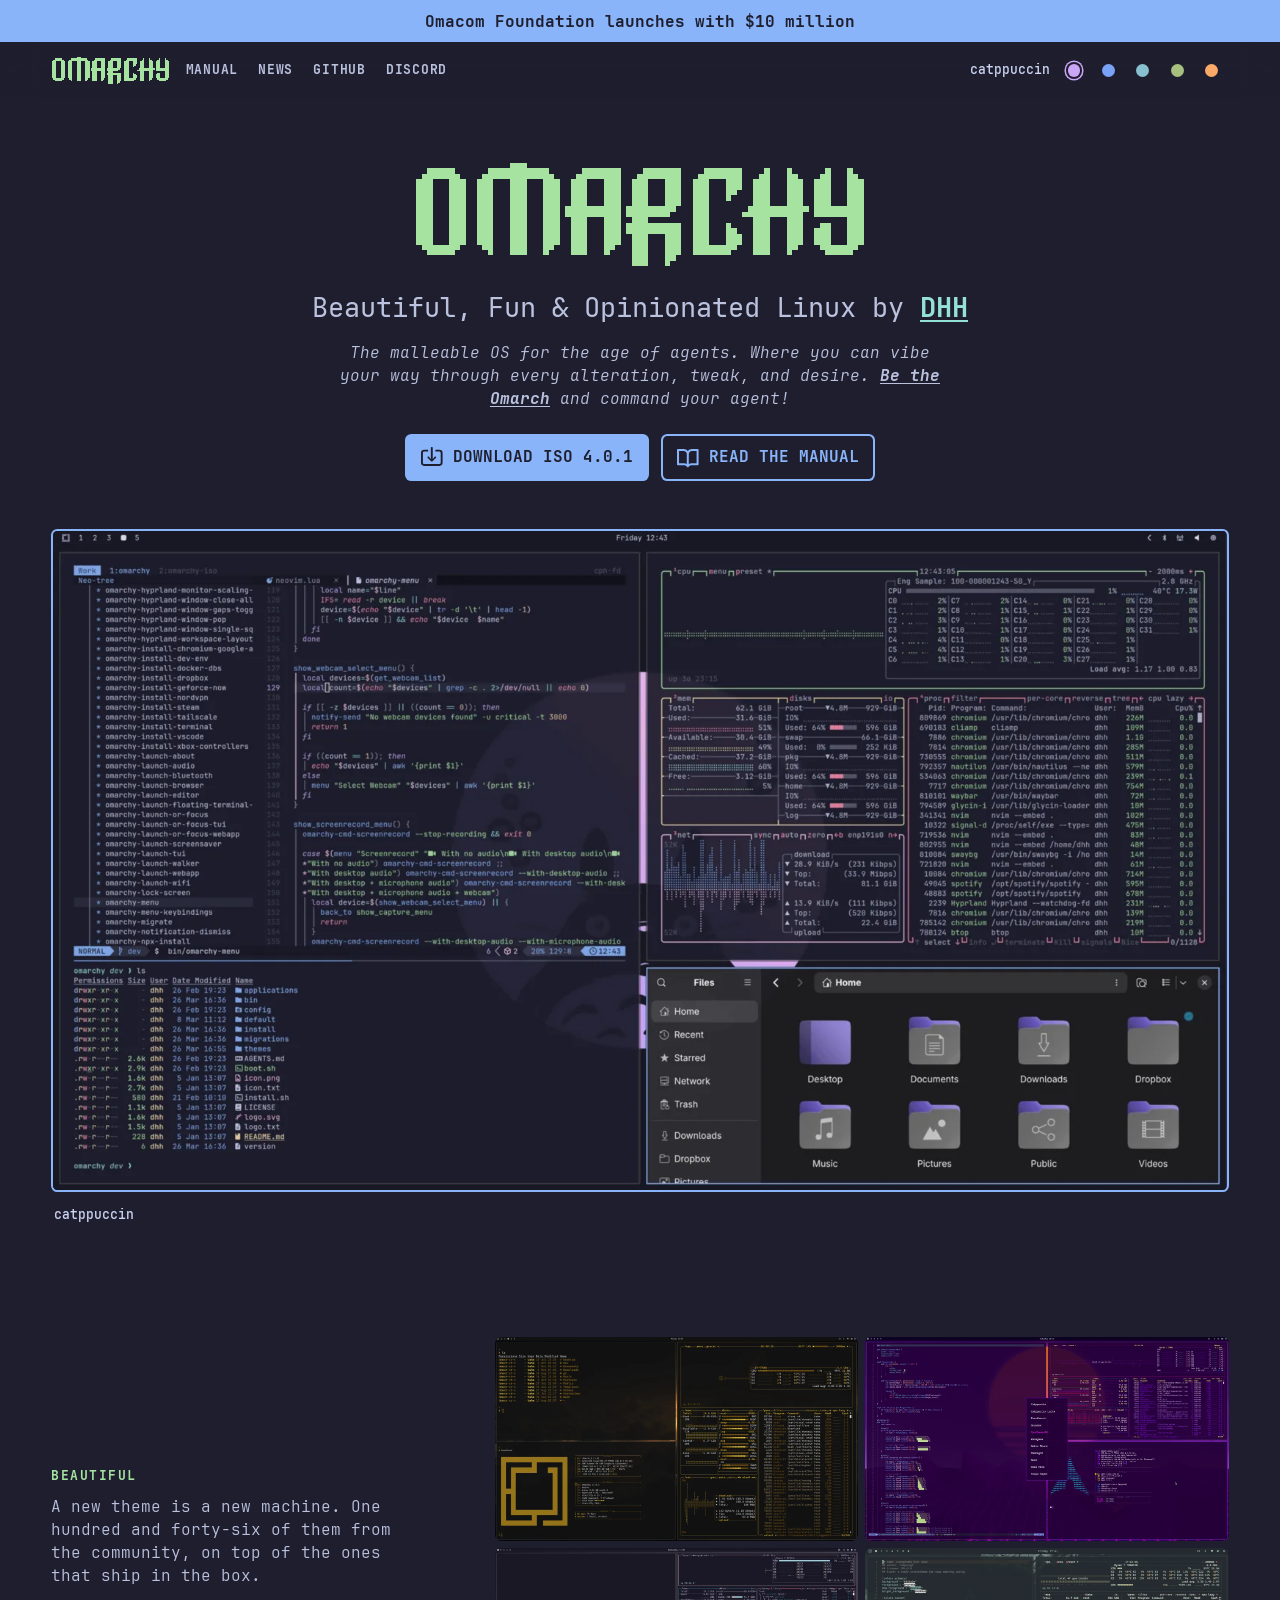
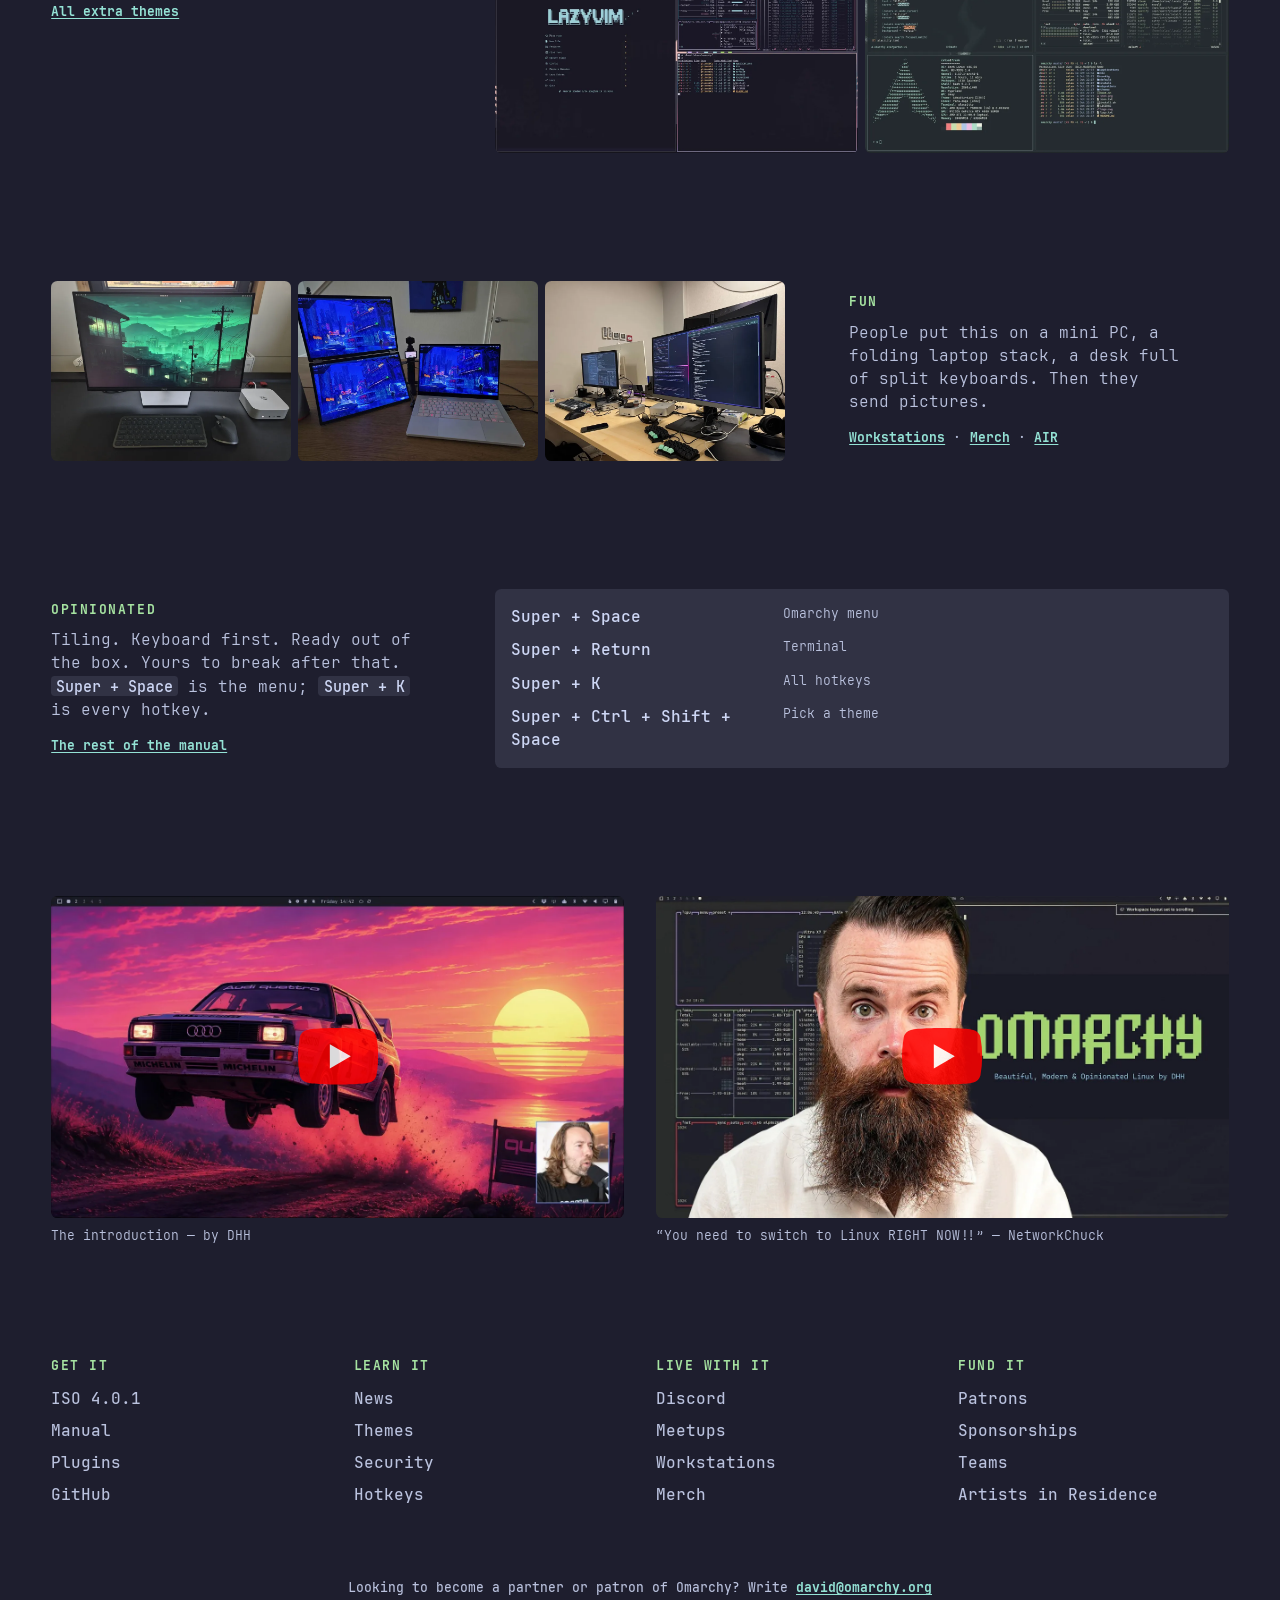
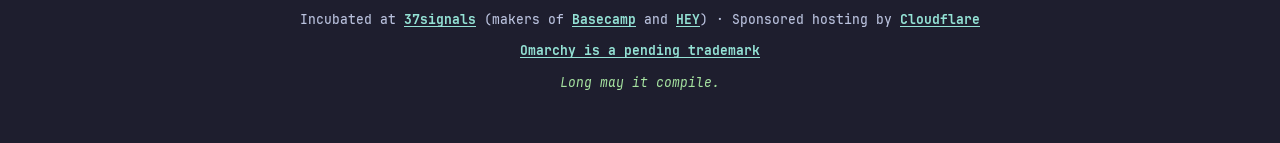
<file: index.html>
<!doctype html>
<html lang="en" data-theme="catppuccin">
  <head>
    <meta charset="utf-8">
    <meta name="viewport" content="initial-scale=1, width=device-width">
    <title>Omarchy — Beautiful, Fun &amp; Opinionated Linux by DHH</title>
    <meta name="description" content="Beautiful, Fun &amp; Opinionated Linux by DHH. The malleable OS for the age of agents.">
    <meta name="theme-color" content="#1e1e2e">

    <meta property="og:site_name" content="Omarchy">
    <meta property="og:title" content="Omarchy">
    <meta property="og:description" content="Beautiful, Fun &amp; Opinionated Linux by DHH">
    <meta property="og:image" content="https://slickslayer6.github.io/omarchy-page/assets/images/readme-preview.jpg">
    <meta property="og:url" content="https://slickslayer6.github.io/omarchy-page/">
    <meta property="og:type" content="website">

    <meta name="twitter:title" content="Omarchy">
    <meta name="twitter:description" content="Beautiful, Fun &amp; Opinionated Linux by DHH">
    <meta name="twitter:image" content="https://slickslayer6.github.io/omarchy-page/assets/images/readme-preview.jpg">
    <meta name="twitter:card" content="summary_large_image">

    <link rel="canonical" href="https://slickslayer6.github.io/omarchy-page/">

    <link rel="icon" href="assets/images/favicon.png">
    <link rel="stylesheet" href="assets/css/reset.css">
    <link rel="stylesheet" href="assets/css/fonts.css">
    <link rel="stylesheet" href="assets/css/root.css">
    <link rel="stylesheet" href="assets/css/site.css">

    <script>
      (function () {
        var allowed = ['catppuccin', 'tokyo-night', 'nord', 'everforest', 'retro-82'];
        var theme = 'catppuccin';
        try {
          var query = new URLSearchParams(location.search).get('theme');
          var stored = localStorage.getItem('omarchy-homepage-theme');
          if (allowed.indexOf(query) !== -1) theme = query;
          else if (allowed.indexOf(stored) !== -1) theme = stored;
        } catch (e) {}
        document.documentElement.dataset.theme = theme;
      })();
    </script>

    <script src="assets/js/script.js" type="module"></script>
  </head>

  <body>
    <a class="skip" href="#content">Skip to content</a>

    <div class="notification">
      <a href="https://omarchy.org/news/2026/08/omacom-foundation-launches-with-8-million">Omacom Foundation launches with $10 million</a>
    </div>

    <header class="bar">
      <a class="bar__brand" href="index.html" aria-label="Omarchy">
        <span class="bar__logo" aria-hidden="true"></span>
        <span class="bar__wordmark" aria-hidden="true"></span>
      </a>

      <nav class="bar__links" aria-label="Primary">
        <a href="https://omarchy.org/manual/">Manual</a>
        <a href="https://omarchy.org/news/">News</a>
        <a href="https://github.com/omacom/omarchy">GitHub</a>
        <a href="https://discord.gg/tXFUdasqhY">Discord</a>
      </nav>

      <div class="bar__theme">
        <span class="bar__theme-name" data-theme-name aria-hidden="true">catppuccin</span>
        <div class="switcher" role="radiogroup" aria-label="Site theme">
          <button class="switcher__dot" type="button" role="radio" aria-checked="true" data-theme-set="catppuccin" style="--dot:#cba6f7" title="Catppuccin" tabindex="0">
            <span class="visually-hidden">Catppuccin</span>
          </button>
          <button class="switcher__dot" type="button" role="radio" aria-checked="false" data-theme-set="tokyo-night" style="--dot:#7aa2f7" title="Tokyo Night" tabindex="-1">
            <span class="visually-hidden">Tokyo Night</span>
          </button>
          <button class="switcher__dot" type="button" role="radio" aria-checked="false" data-theme-set="nord" style="--dot:#88c0d0" title="Nord" tabindex="-1">
            <span class="visually-hidden">Nord</span>
          </button>
          <button class="switcher__dot" type="button" role="radio" aria-checked="false" data-theme-set="everforest" style="--dot:#a7c080" title="Everforest" tabindex="-1">
            <span class="visually-hidden">Everforest</span>
          </button>
          <button class="switcher__dot" type="button" role="radio" aria-checked="false" data-theme-set="retro-82" style="--dot:#faa968" title="Retro 82" tabindex="-1">
            <span class="visually-hidden">Retro 82</span>
          </button>
        </div>
      </div>

      <details class="bar__more">
        <summary>Menu</summary>
        <div class="bar__more-panel">
          <a href="https://iso.omarchy.org/omarchy-4.0.1.iso">Download ISO</a>
          <a href="https://omarchy.org/manual/">Manual</a>
          <a href="https://omarchy.org/news/">News</a>
          <a href="https://github.com/omacom/omarchy">GitHub</a>
          <a href="https://discord.gg/tXFUdasqhY">Discord</a>
        </div>
      </details>
    </header>

    <main id="content">
      <header class="hero wrap">
        <div class="hero__copy">
          <span class="hero__wordmark" aria-hidden="true"></span>
          <h1>Beautiful, Fun &amp; Opinionated Linux by <a href="https://dhh.dk">DHH</a></h1>
          <p class="hero__sub">The malleable OS for the age of agents. Where you can vibe your way through every alteration, tweak, and desire. <a href="https://omarchs.fyi">Be the Omarch</a> and command your agent!</p>
          <div class="hero__actions">
            <a class="button" href="https://iso.omarchy.org/omarchy-4.0.1.iso">
              <svg viewBox="0 0 32 32" aria-hidden="true"><path d="m9.47363 4.01687c.77167.00015 1.39727.62585 1.39747 1.39747 0 .7718-.6257 1.39829-1.39747 1.39843h-4.625c-.66518.00006-1.17367.17068-1.52539.5127-.34225.34225-.51364.86071-.51367 1.55469v14.24194c0 .694.17139 1.2124.51367 1.5547.35173.3517.86001.5282 1.52539.5283h22.28807c.6561 0 1.1599-.1766 1.5117-.5283.3613-.3423.542-.8607.542-1.5547v-14.24194c0-.69398-.1807-1.21244-.542-1.55469-.3517-.34214-.8558-.5127-1.5117-.5127h-4.624c-.7719 0-1.3984-.62654-1.3984-1.39843.0002-.77171.6266-1.39747 1.3984-1.39747h4.8096c1.5402.00002 2.705.3903 3.4941 1.16993.789.77963 1.1836 1.93518 1.1836 3.46582v14.71258c0 1.5305-.3947 2.6853-1.1836 3.4649-.7891.7796-1.9539 1.1699-3.4941 1.1699h-22.64457c-1.54021 0-2.70501-.3903-3.49414-1.1699-.788897-.7796-1.18354196-1.9344-1.18359-3.4649v-14.71258c0-1.53064.394563-2.68619 1.18359-3.46582.78913-.77963 1.95393-1.16991 3.49414-1.16993z"/><path d="m16.0078 0c.3832.00005683.7111.136008.9834.408203.2825.27241.4238.590889.4238.954097v14.2481l-.1211 2.2548.8018-.9687 2.1494-2.2998c.2522-.2825.5652-.4238.9385-.4238.3429 0 .6358.1156.8779.3476.2522.2321.378.5203.378.8633-.0001.3328-.1314.6359-.3936.9082l-4.9785 4.7969c-.1816.1715-.3588.2926-.5303.3632-.1714.0706-.3478.1065-.5293.1065-.1816 0-.3587-.0358-.5303-.1065-.1714-.0706-.3533-.1918-.5449-.3632l-4.96385-4.7969c-.27233-.2723-.40812-.5754-.4082-.9082 0-.343.12114-.6312.36328-.8633.24207-.2319.53497-.3476.87797-.3476.3933 0 .711.1413.9531.4238l2.164 2.2998.8028.9687-.1211-2.2548v-14.2481c0-.363208.1358-.681687.4082-.954097.2824-.27226.6157-.408203.999-.408203z" fill="currentColor"/></svg>
              <span>Download ISO 4.0.1</span>
            </a>
            <a class="button button--ghost" href="https://omarchy.org/manual/">
              <svg viewBox="0 0 32 32" aria-hidden="true"><path d="m0 4.49992c0-.3978.158025-.77931.439312-1.0606s.662798-.43931 1.060598-.43931h8.50549c2.4538 0 4.6337 1.17992 5.9996 3.00181.6982-.9334 1.6047-1.69085 2.6474-2.212 1.0426-.52115 2.1926-.7916 3.3582-.78981h8.4895c.3978 0 .7793.15802 1.0606.43931s.4393.6628.4393 1.0606v20.99868c0 .3978-.158.7793-.4393 1.0606s-.6628.4393-1.0606.4393h-9.0134c-.591 0-1.1761.1164-1.722.3425-.546.2261-1.042.5576-1.4598.9754l-1.244 1.2419c-.2812.2809-.6624.4387-1.0599.4387s-.7787-.1578-1.0599-.4387l-1.244-1.2419c-.4178-.4178-.9138-.7493-1.4598-.9754-.5459-.2261-1.131-.3425-1.722-.3425h-9.01539c-.3978 0-.779311-.158-1.060598-.4393s-.439312-.6628-.439312-1.0606zm14.5011 20.64668.008-10.1453-.004-4.5058c-.0011-1.19267-.4756-2.33616-1.3194-3.17916-.8437-.84299-1.9876-1.31652-3.1803-1.31652h-7.00559v17.99888h7.51349c1.4108-.0001 2.793.3978 3.9878 1.1479zm3.0078-14.6471-.008 14.6431c1.1942-.7477 2.5748-1.1442 3.9838-1.1439h7.5135v-17.99888h-6.9896c-1.1934 0-2.3379.47408-3.1818 1.31794-.8438.84386-1.3179 1.98838-1.3179 3.18174z" fill="currentColor"/></svg>
              <span>Read the Manual</span>
            </a>
          </div>
        </div>

        <figure class="desktop">
          <div class="desktop__window">
            <img data-desktop src="assets/images/desktop/catppuccin.webp" width="1600" height="900" alt="Omarchy desktop · catppuccin">
          </div>
          <script>
            (function () {
              var theme = document.documentElement.dataset.theme;
              if (!theme) return;
              if (theme !== 'catppuccin') {
                var img = document.querySelector('[data-desktop]');
                img.src = 'assets/images/desktop/' + theme + '.webp';
                img.alt = 'Omarchy desktop · ' + theme;
              }
              document.querySelectorAll('[data-theme-name]').forEach(function (el) {
                el.textContent = theme;
              });
            })();
          </script>
          <figcaption class="desktop__meta">
            <p class="desktop__caption"><strong data-theme-name>catppuccin</strong></p>
          </figcaption>
        </figure>
      </header>

      <section class="beats wrap" aria-label="Beautiful, fun, and opinionated">
        <article class="beat">
          <div class="beat__copy">
            <h2>Beautiful</h2>
            <p>A new theme is a new machine. One hundred and forty-six of them from the community, on top of the ones that ship in the box.</p>
            <p class="beat__links"><a href="https://omarchy.org/themes/">All extra themes</a></p>
          </div>
          <div class="beat__visual thumbs">
            <a href="https://omarchy.org/themes/"><img src="assets/images/themes/gold-rush.webp" width="1200" height="675" alt="Gold Rush theme" loading="lazy" decoding="async"></a>
            <a href="https://omarchy.org/themes/"><img src="assets/images/themes/synthwave-84.webp" width="1200" height="675" alt="Synthwave '84 theme" loading="lazy" decoding="async"></a>
            <a href="https://omarchy.org/themes/"><img src="assets/images/themes/rose-pine-dark.webp" width="1200" height="675" alt="Rose Pine Dark theme" loading="lazy" decoding="async"></a>
            <a href="https://omarchy.org/themes/"><img src="assets/images/themes/evergarden.webp" width="1200" height="675" alt="Evergarden theme" loading="lazy" decoding="async"></a>
          </div>
        </article>

        <article class="beat">
          <div class="beat__copy">
            <h2>Fun</h2>
            <p>People put this on a mini PC, a folding laptop stack, a desk full of split keyboards. Then they send pictures.</p>
            <p class="beat__links">
              <a href="https://omarchy.org/workstations/">Workstations</a>
              <span aria-hidden="true">·</span>
              <a href="https://supply.37signals.com/collections/omarchy">Merch</a>
              <span aria-hidden="true">·</span>
              <a href="https://omarchy.org/air/">AIR</a>
            </p>
          </div>
          <div class="beat__visual desks">
            <a href="https://omarchy.org/workstations/"><img src="assets/images/workstations/thumbs/20250809_093527.webp" width="900" height="675" alt="A single-monitor Omarchy workstation" loading="lazy" decoding="async"></a>
            <a href="https://omarchy.org/workstations/"><img src="assets/images/workstations/thumbs/20250819_130901.webp" width="900" height="675" alt="A three-screen Omarchy laptop setup" loading="lazy" decoding="async"></a>
            <a href="https://omarchy.org/workstations/"><img src="assets/images/workstations/thumbs/6a74444a-0a73-46bc-817d-bce9c9c6c0e6.webp" width="900" height="675" alt="An ultrawide Omarchy desk with split keyboards" loading="lazy" decoding="async"></a>
          </div>
        </article>

        <article class="beat">
          <div class="beat__copy">
            <h2>Opinionated</h2>
            <p>Tiling. Keyboard first. Ready out of the box. Yours to break after that. <kbd>Super + Space</kbd> is the menu; <kbd>Super + K</kbd> is every hotkey.</p>
            <p class="beat__links"><a href="https://omarchy.org/manual/hotkeys">The rest of the manual</a></p>
          </div>
          <dl class="beat__visual keys">
            <div>
              <dt>Super + Space</dt>
              <dd>Omarchy menu</dd>
            </div>
            <div>
              <dt>Super + Return</dt>
              <dd>Terminal</dd>
            </div>
            <div>
              <dt>Super + K</dt>
              <dd>All hotkeys</dd>
            </div>
            <div>
              <dt>Super + Ctrl + Shift + Space</dt>
              <dd>Pick a theme</dd>
            </div>
          </dl>
        </article>
      </section>

      <section class="watch wrap" aria-label="Videos">
        <figure class="video">
          <button class="video__facade" type="button" data-video="F7fe9pa8OeE" data-title="Omarchy introduction video" aria-label="Play: Omarchy introduction video">
            <img src="assets/images/video/omarchy-quattro.webp" width="1280" height="720" alt="Omarchy Quattro by David Heinemeier Hansson" decoding="async">
            <span class="video__play" aria-hidden="true">
              <svg viewBox="0 0 68 48"><path d="M66.5 7.7a8.6 8.6 0 0 0-6-6C55.2 0 34 0 34 0S12.8 0 7.5 1.7a8.6 8.6 0 0 0-6 6A89.7 89.7 0 0 0 0 24a89.7 89.7 0 0 0 1.5 16.3 8.6 8.6 0 0 0 6 6C12.8 48 34 48 34 48s21.2 0 26.5-1.7a8.6 8.6 0 0 0 6-6A89.7 89.7 0 0 0 68 24a89.7 89.7 0 0 0-1.5-16.3z" fill="#f00"/><path d="M27 34.3 44.8 24 27 13.7z" fill="#fff"/></svg>
            </span>
          </button>
          <figcaption>The introduction — by DHH</figcaption>
        </figure>

        <figure class="video">
          <button class="video__facade" type="button" data-video="9SDkU5VDQEQ" data-title="You need to switch to Linux RIGHT NOW!! by NetworkChuck" aria-label="Play: You need to switch to Linux RIGHT NOW!! by NetworkChuck">
            <img src="assets/images/video/networkchuck.webp" width="1280" height="720" alt="You need to switch to Linux RIGHT NOW!! by NetworkChuck" decoding="async">
            <span class="video__play" aria-hidden="true">
              <svg viewBox="0 0 68 48"><path d="M66.5 7.7a8.6 8.6 0 0 0-6-6C55.2 0 34 0 34 0S12.8 0 7.5 1.7a8.6 8.6 0 0 0-6 6A89.7 89.7 0 0 0 0 24a89.7 89.7 0 0 0 1.5 16.3 8.6 8.6 0 0 0 6 6C12.8 48 34 48 34 48s21.2 0 26.5-1.7a8.6 8.6 0 0 0 6-6A89.7 89.7 0 0 0 68 24a89.7 89.7 0 0 0-1.5-16.3z" fill="#f00"/><path d="M27 34.3 44.8 24 27 13.7z" fill="#fff"/></svg>
            </span>
          </button>
          <figcaption>“You need to switch to Linux RIGHT NOW!!” — NetworkChuck</figcaption>
        </figure>
      </section>

      <nav class="directory wrap" aria-label="The rest of Omarchy">
        <div>
          <h2>Get it</h2>
          <ul>
            <li><a href="https://iso.omarchy.org/omarchy-4.0.1.iso">ISO 4.0.1</a></li>
            <li><a href="https://omarchy.org/manual/">Manual</a></li>
            <li><a href="https://omarchyplugins.com/">Plugins</a></li>
            <li><a href="https://github.com/omacom/omarchy">GitHub</a></li>
          </ul>
        </div>
        <div>
          <h2>Learn it</h2>
          <ul>
            <li><a href="https://omarchy.org/news/">News</a></li>
            <li><a href="https://omarchy.org/themes/">Themes</a></li>
            <li><a href="https://omarchy.org/security/">Security</a></li>
            <li><a href="https://omarchy.org/manual/hotkeys">Hotkeys</a></li>
          </ul>
        </div>
        <div>
          <h2>Live with it</h2>
          <ul>
            <li><a href="https://discord.gg/tXFUdasqhY">Discord</a></li>
            <li><a href="https://omarchy.org/meetups/">Meetups</a></li>
            <li><a href="https://omarchy.org/workstations/">Workstations</a></li>
            <li><a href="https://supply.37signals.com/collections/omarchy">Merch</a></li>
          </ul>
        </div>
        <div>
          <h2>Fund it</h2>
          <ul>
            <li><a href="https://omarchy.org/patrons/">Patrons</a></li>
            <li><a href="https://omarchy.org/sponsorships/">Sponsorships</a></li>
            <li><a href="https://omarchy.org/teams/">Teams</a></li>
            <li><a href="https://omarchy.org/air/">Artists in Residence</a></li>
          </ul>
        </div>
      </nav>
    </main>

    <footer class="footer wrap">
      <p>Looking to become a partner or patron of Omarchy? Write <a href="mailto:david@omarchy.org">david@omarchy.org</a></p>
      <p>Incubated at <a href="https://37signals.com">37signals</a> (makers of <a href="https://basecamp.com">Basecamp</a> and <a href="https://hey.com">HEY</a>) · Sponsored hosting by <a href="https://cloudflare.com">Cloudflare</a></p>
      <p><a href="https://omarchy.org/brand/">Omarchy is a pending trademark</a></p>
      <p><a class="wink" href="https://omarchs.fyi">Long may it compile.</a></p>
    </footer>
  </body>
</html>
</file>
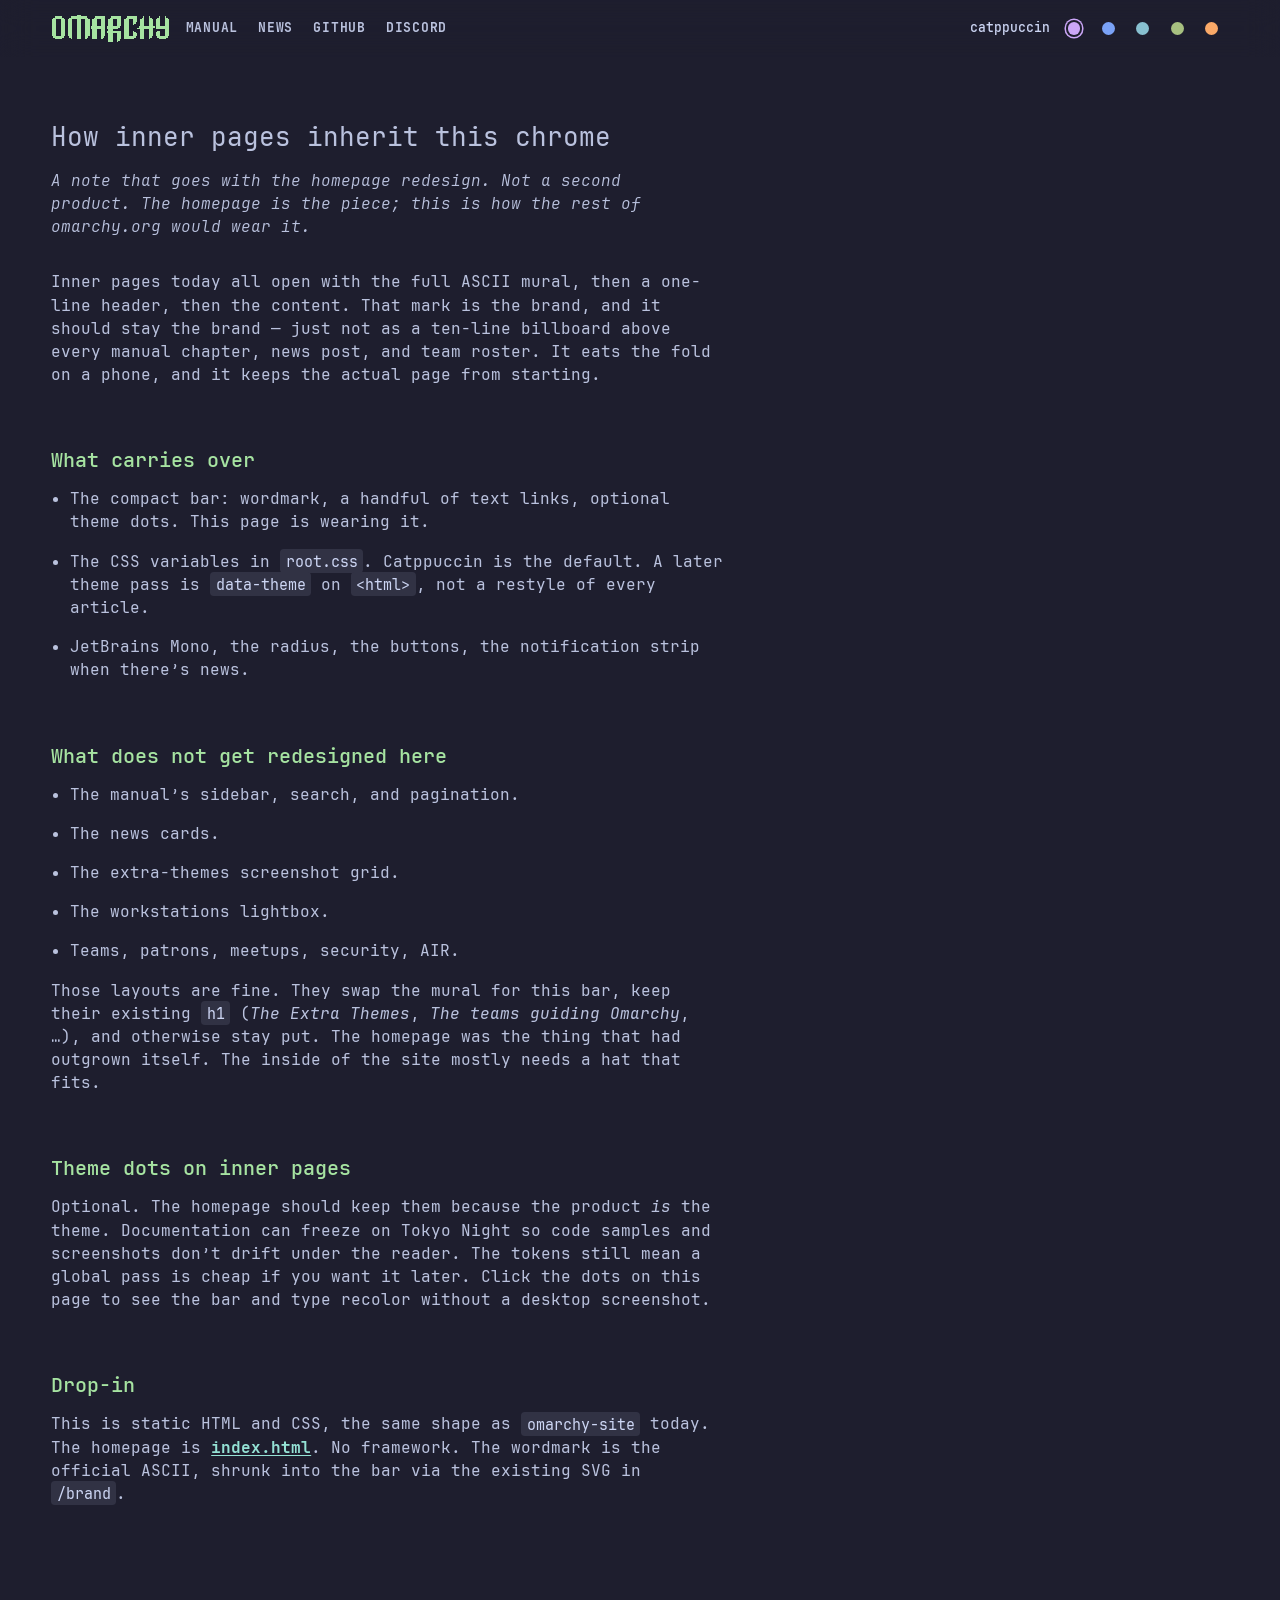
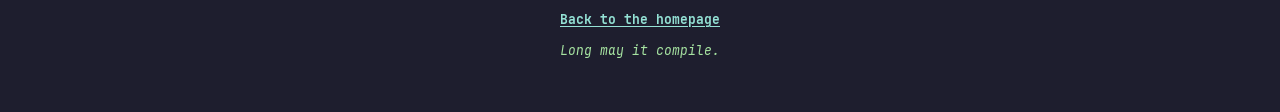
<file: chrome.html>
<!doctype html>
<html lang="en" data-theme="catppuccin">
  <head>
    <meta charset="utf-8">
    <meta name="viewport" content="initial-scale=1, width=device-width">
    <title>Inner-page chrome — Omarchy</title>
    <meta name="description" content="How inner pages inherit the homepage chrome.">
    <meta name="theme-color" content="#1e1e2e">
    <meta name="robots" content="noindex">

    <link rel="icon" href="assets/images/favicon.png">
    <link rel="stylesheet" href="assets/css/reset.css">
    <link rel="stylesheet" href="assets/css/fonts.css">
    <link rel="stylesheet" href="assets/css/root.css">
    <link rel="stylesheet" href="assets/css/site.css">

    <script>
      (function () {
        var allowed = ['catppuccin', 'tokyo-night', 'nord', 'everforest', 'retro-82'];
        var theme = 'catppuccin';
        try {
          var query = new URLSearchParams(location.search).get('theme');
          var stored = localStorage.getItem('omarchy-homepage-theme');
          if (allowed.indexOf(query) !== -1) theme = query;
          else if (allowed.indexOf(stored) !== -1) theme = stored;
        } catch (e) {}
        document.documentElement.dataset.theme = theme;
      })();
    </script>

    <script src="assets/js/script.js" type="module"></script>
  </head>

  <body>
    <a class="skip" href="#content">Skip to content</a>

    <header class="bar">
      <a class="bar__brand" href="index.html" aria-label="Omarchy">
        <span class="bar__logo" aria-hidden="true"></span>
        <span class="bar__wordmark" aria-hidden="true"></span>
      </a>

      <nav class="bar__links" aria-label="Primary">
        <a href="https://omarchy.org/manual/">Manual</a>
        <a href="https://omarchy.org/news/">News</a>
        <a href="https://github.com/omacom/omarchy">GitHub</a>
        <a href="https://discord.gg/tXFUdasqhY">Discord</a>
      </nav>

      <div class="bar__theme">
        <span class="bar__theme-name" data-theme-name aria-hidden="true">catppuccin</span>
        <div class="switcher" role="radiogroup" aria-label="Site theme">
          <button class="switcher__dot" type="button" role="radio" aria-checked="true" data-theme-set="catppuccin" style="--dot:#cba6f7" title="Catppuccin" tabindex="0">
            <span class="visually-hidden">Catppuccin</span>
          </button>
          <button class="switcher__dot" type="button" role="radio" aria-checked="false" data-theme-set="tokyo-night" style="--dot:#7aa2f7" title="Tokyo Night" tabindex="-1">
            <span class="visually-hidden">Tokyo Night</span>
          </button>
          <button class="switcher__dot" type="button" role="radio" aria-checked="false" data-theme-set="nord" style="--dot:#88c0d0" title="Nord" tabindex="-1">
            <span class="visually-hidden">Nord</span>
          </button>
          <button class="switcher__dot" type="button" role="radio" aria-checked="false" data-theme-set="everforest" style="--dot:#a7c080" title="Everforest" tabindex="-1">
            <span class="visually-hidden">Everforest</span>
          </button>
          <button class="switcher__dot" type="button" role="radio" aria-checked="false" data-theme-set="retro-82" style="--dot:#faa968" title="Retro 82" tabindex="-1">
            <span class="visually-hidden">Retro 82</span>
          </button>
        </div>
      </div>

      <script>
        (function () {
          var theme = document.documentElement.dataset.theme;
          if (!theme) return;
          document.querySelectorAll('[data-theme-name]').forEach(function (el) {
            el.textContent = theme;
          });
        })();
      </script>

      <details class="bar__more">
        <summary>Menu</summary>
        <div class="bar__more-panel">
          <a href="index.html">Home</a>
          <a href="https://omarchy.org/manual/">Manual</a>
          <a href="https://omarchy.org/news/">News</a>
          <a href="https://github.com/omacom/omarchy">GitHub</a>
          <a href="https://discord.gg/tXFUdasqhY">Discord</a>
        </div>
      </details>
    </header>

    <main id="content" class="wrap">
      <header class="page-head">
        <h1>How inner pages inherit this chrome</h1>
        <p>A note that goes with the homepage redesign. Not a second product. The homepage is the piece; this is how the rest of omarchy.org would wear it.</p>
      </header>

      <article class="prose">
        <p>Inner pages today all open with the full ASCII mural, then a one-line header, then the content. That mark is the brand, and it should stay the brand — just not as a ten-line billboard above every manual chapter, news post, and team roster. It eats the fold on a phone, and it keeps the actual page from starting.</p>

        <h2>What carries over</h2>
        <ul>
          <li>The compact bar: wordmark, a handful of text links, optional theme dots. This page is wearing it.</li>
          <li>The CSS variables in <code>root.css</code>. Catppuccin is the default. A later theme pass is <code>data-theme</code> on <code>&lt;html&gt;</code>, not a restyle of every article.</li>
          <li>JetBrains Mono, the radius, the buttons, the notification strip when there’s news.</li>
        </ul>

        <h2>What does not get redesigned here</h2>
        <ul>
          <li>The manual’s sidebar, search, and pagination.</li>
          <li>The news cards.</li>
          <li>The extra-themes screenshot grid.</li>
          <li>The workstations lightbox.</li>
          <li>Teams, patrons, meetups, security, AIR.</li>
        </ul>
        <p>Those layouts are fine. They swap the mural for this bar, keep their existing <code>h1</code> (<em>The Extra Themes</em>, <em>The teams guiding Omarchy</em>, …), and otherwise stay put. The homepage was the thing that had outgrown itself. The inside of the site mostly needs a hat that fits.</p>

        <h2>Theme dots on inner pages</h2>
        <p>Optional. The homepage should keep them because the product <em>is</em> the theme. Documentation can freeze on Tokyo Night so code samples and screenshots don’t drift under the reader. The tokens still mean a global pass is cheap if you want it later. Click the dots on this page to see the bar and type recolor without a desktop screenshot.</p>

        <h2>Drop-in</h2>
        <p>This is static HTML and CSS, the same shape as <code>omarchy-site</code> today. The homepage is <a href="index.html">index.html</a>. No framework. The wordmark is the official ASCII, shrunk into the bar via the existing SVG in <code>/brand</code>.</p>
      </article>
    </main>

    <footer class="footer wrap">
      <p><a href="index.html">Back to the homepage</a></p>
      <p><a class="wink" href="https://omarchs.fyi">Long may it compile.</a></p>
    </footer>
  </body>
</html>
</file>
<file: assets/css/fonts.css>
@font-face {
  font-display: swap;
  font-family: 'JetBrains Mono';
  font-style: normal;
  font-weight: 300;
  src: url('../fonts/JetBrainsMono-Light.woff2') format('woff2');
}

@font-face {
  font-display: swap;
  font-family: 'JetBrains Mono';
  font-style: italic;
  font-weight: 300;
  src: url('../fonts/JetBrainsMono-LightItalic.woff2') format('woff2');
}

@font-face {
  font-display: swap;
  font-family: 'JetBrains Mono';
  font-style: normal;
  font-weight: 400;
  src: url('../fonts/JetBrainsMono-Regular.woff2') format('woff2');
}

@font-face {
  font-display: swap;
  font-family: 'JetBrains Mono';
  font-style: italic;
  font-weight: 400;
  src: url('../fonts/JetBrainsMono-Italic.woff2') format('woff2');
}

@font-face {
  font-display: swap;
  font-family: 'JetBrains Mono';
  font-style: normal;
  font-weight: 500;
  src: url('../fonts/JetBrainsMono-Medium.woff2') format('woff2');
}

@font-face {
  font-display: swap;
  font-family: 'JetBrains Mono';
  font-style: italic;
  font-weight: 500;
  src: url('../fonts/JetBrainsMono-MediumItalic.woff2') format('woff2');
}

@font-face {
  font-display: swap;
  font-family: 'JetBrains Mono';
  font-style: normal;
  font-weight: 600;
  src: url('../fonts/JetBrainsMono-SemiBold.woff2') format('woff2');
}

@font-face {
  font-display: swap;
  font-family: 'JetBrains Mono';
  font-style: italic;
  font-weight: 600;
  src: url('../fonts/JetBrainsMono-SemiBoldItalic.woff2') format('woff2');
}

@font-face {
  font-display: swap;
  font-family: 'JetBrains Mono';
  font-style: normal;
  font-weight: 700;
  src: url('../fonts/JetBrainsMono-Bold.woff2') format('woff2');
}

@font-face {
  font-display: swap;
  font-family: 'JetBrains Mono';
  font-style: italic;
  font-weight: 700;
  src: url('../fonts/JetBrainsMono-BoldItalic.woff2') format('woff2');
}
</file>
<file: assets/css/root.css>
/* Palettes are the stock Omarchy colors.toml values, mapped onto the
   tokens the current site already uses. Catppuccin is the default so
   a first paint without JS still matches the hero. */

:root,
[data-theme="catppuccin"] {
  --rgb-background: 30, 30, 46;
  --rgb-surface: 49, 50, 68;
  --rgb-muted: 88, 91, 112;
  --rgb-text: 186, 194, 222;
  --rgb-bright: 205, 214, 244;
  --rgb-accent: 137, 180, 250;
  --rgb-link: 148, 226, 213;
  --rgb-green: 166, 227, 161;
  --rgb-hover: 245, 194, 231;
  --rgb-black: 0, 0, 0;
  --rgb-white: 255, 255, 255;
  --swatch: #cba6f7;
}

[data-theme="tokyo-night"] {
  --rgb-background: 26, 27, 38;
  --rgb-surface: 36, 40, 59;
  --rgb-muted: 65, 72, 104;
  --rgb-text: 122, 162, 247;
  --rgb-bright: 192, 202, 245;
  --rgb-accent: 122, 162, 247;
  --rgb-link: 125, 207, 255;
  --rgb-green: 158, 206, 106;
  --rgb-hover: 180, 249, 248;
  --swatch: #7aa2f7;
}

[data-theme="nord"] {
  --rgb-background: 46, 52, 64;
  --rgb-surface: 59, 66, 82;
  --rgb-muted: 76, 86, 106;
  --rgb-text: 216, 222, 233;
  --rgb-bright: 236, 239, 244;
  --rgb-accent: 129, 161, 193;
  --rgb-link: 136, 192, 208;
  --rgb-green: 163, 190, 140;
  --rgb-hover: 143, 188, 187;
  --swatch: #88c0d0;
}

[data-theme="everforest"] {
  --rgb-background: 45, 53, 59;
  --rgb-surface: 52, 63, 68;
  --rgb-muted: 71, 82, 88;
  --rgb-text: 211, 198, 170;
  --rgb-bright: 211, 198, 170;
  --rgb-accent: 127, 187, 179;
  --rgb-link: 131, 192, 146;
  --rgb-green: 167, 192, 128;
  --rgb-hover: 219, 188, 127;
  --swatch: #a7c080;
}

[data-theme="retro-82"] {
  --rgb-background: 5, 24, 46;
  --rgb-surface: 10, 37, 64;
  --rgb-muted: 42, 107, 120;
  --rgb-text: 167, 201, 198;
  --rgb-bright: 246, 220, 172;
  --rgb-accent: 250, 169, 104;
  --rgb-link: 140, 191, 184;
  --rgb-green: 2, 131, 145;
  --rgb-hover: 233, 123, 60;
  --swatch: #faa968;
}

:root {
  --color-background: rgb(var(--rgb-background));
  --color-surface: rgb(var(--rgb-surface));
  --color-muted: rgb(var(--rgb-muted));
  --color-text: rgb(var(--rgb-text));
  --color-bright: rgb(var(--rgb-bright));
  --color-accent: rgb(var(--rgb-accent));
  --color-link: rgb(var(--rgb-link));
  --color-green: rgb(var(--rgb-green));
  --color-hover: rgb(var(--rgb-hover));
  --color-black: rgb(var(--rgb-black));
  --color-white: rgb(var(--rgb-white));

  --border-color: rgb(var(--rgb-muted) / 0.7);
  --border-width: max(1px, 0.0625em);

  --font-family: 'JetBrains Mono', ui-monospace, monospace;
  --font-size: clamp(0.8125rem, 0.62rem + 0.55vw, 1rem);
  --font-size-small: 80%;
  --font-size-medium: 125%;
  --font-size-large: 160%;

  --line-height: 1.45;

  --space-small: 0.5em;
  --space-medium: 1em;
  --space-neutral: 1.5em;
  --space-large: 2em;
  --space-x-large: 3em;
  --space-xx-large: 4em;
  --space-xxx-large: 5em;

  --measure: 90em;
  --gutter: clamp(1.25rem, 4vw, 4rem);

  --radius: 0.4em;
  --transition: 0.15s cubic-bezier(0.33, 1, 0.68, 1);

  --window-shadow:
    0 0 0 1px rgb(var(--rgb-black) / 0.3),
    0 0.3em 2em -1.2em rgb(var(--rgb-black) / 0.1),
    0 0.6em 2.4em -1.6em rgb(var(--rgb-black) / 0.2),
    0 0.9em 2.8em -2em rgb(var(--rgb-black) / 0.3),
    0 1.2em 3.2em -2.4em rgb(var(--rgb-black) / 0.45);
}
</file>
<file: assets/css/site.css>
html {
  color-scheme: dark;
  font-size: 16px;
  scroll-behavior: smooth;
}

body {
  background: var(--color-background);
  color: var(--color-text);
  display: flex;
  flex-direction: column;
  font-family: var(--font-family);
  font-size: var(--font-size);
  font-weight: 300;
  line-height: var(--line-height);
  min-height: 100vh;
  min-height: 100dvh;
}

a {
  color: var(--color-link);
  font-weight: 700;
  text-decoration-thickness: 0.0875em;
  text-underline-offset: 0.125em;
  transition: color var(--transition);
}

b,
strong {
  font-weight: 700;
}

i,
em {
  font-style: italic;
}

img {
  height: auto;
  max-width: 100%;
  width: 100%;
}

:focus-visible {
  outline: 2px solid var(--color-accent);
  outline-offset: 3px;
}

.visually-hidden {
  clip: rect(0 0 0 0);
  clip-path: inset(50%);
  height: 1px;
  overflow: hidden;
  position: absolute;
  white-space: nowrap;
  width: 1px;
}

.skip {
  background: var(--color-accent);
  color: var(--color-background);
  font-weight: 700;
  left: var(--space-medium);
  padding: var(--space-small) var(--space-medium);
  position: absolute;
  text-decoration: none;
  top: -4em;
  z-index: 20;
}

.skip:focus {
  top: var(--space-medium);
}


/* News strip. Scrolls away; the bar below is the thing that sticks. */

.notification a {
  background: var(--color-accent);
  color: var(--color-background);
  display: block;
  font-weight: 700;
  padding: 0.6em var(--gutter);
  text-align: center;
  text-decoration: none;
  transition:
    background var(--transition),
    color var(--transition);
}

/* Compact bar. The ASCII wordmark lives here as a CSS mask of the official
   vector, so it recolors with the theme and no longer eats the fold. */

.bar {
  align-items: center;
  backdrop-filter: blur(16px);
  -webkit-backdrop-filter: blur(16px);
  background: rgb(var(--rgb-background) / 0.88);
  border-bottom: var(--border-width) solid var(--border-color);
  display: grid;
  gap: var(--space-medium);
  grid-template-columns: auto 1fr auto;
  padding: 0.7em var(--gutter);
  position: sticky;
  top: 0;
  z-index: 10;
}

.bar__brand {
  color: var(--color-green);
  display: flex;
  text-decoration: none;
}

.bar__logo,
.bar__wordmark {
  background: currentColor;
  display: block;
}

.bar__logo {
  height: 1.7em;
  mask: url('../images/brand/omarchy-logo-mask.svg') center / contain no-repeat;
  -webkit-mask: url('../images/brand/omarchy-logo-mask.svg') center / contain no-repeat;
  width: 1.7em;
}

.bar__wordmark {
  height: 1.7em;
  mask: url('../images/brand/omarchy-wordmark-mask.svg') center / contain no-repeat;
  -webkit-mask: url('../images/brand/omarchy-wordmark-mask.svg') center / contain no-repeat;
  width: 7.4em;
}

.bar__links {
  display: none;
  gap: 1.25em;
  justify-self: start;
}

.bar__links a {
  color: var(--color-text);
  font-size: var(--font-size-small);
  font-weight: 700;
  letter-spacing: 0.06em;
  text-decoration: none;
  text-transform: uppercase;
}

.bar__more {
  justify-self: end;
  position: relative;
}

.bar__more summary {
  color: var(--color-text);
  cursor: pointer;
  font-size: var(--font-size-small);
  font-weight: 700;
  letter-spacing: 0.08em;
  list-style: none;
  text-transform: uppercase;
}

.bar__more summary::-webkit-details-marker {
  display: none;
}

.bar__more-panel {
  background: var(--color-surface);
  border: var(--border-width) solid var(--border-color);
  border-radius: var(--radius);
  box-shadow: var(--window-shadow);
  display: grid;
  gap: 0.75em;
  min-width: 12em;
  padding: var(--space-medium);
  position: absolute;
  right: 0;
  top: calc(100% + 0.6em);
}

.bar__more-panel a {
  color: var(--color-text);
  font-weight: 700;
  text-decoration: none;
}


/* Theme name + dots sit together on the right of the bar. */

.bar__theme {
  align-items: center;
  display: flex;
  gap: 0.15em;
  justify-self: end;
  min-width: 0;
}

.bar__theme-name {
  color: var(--color-bright);
  display: none;
  font-size: var(--font-size-small);
  font-weight: 600;
  padding-inline: 0.35em;
  white-space: nowrap;
}

/* Theme dots. Each swatch is a characteristic color, not the shared accent,
   so Tokyo Night and Catppuccin don't both read as "the blue one". */

.switcher {
  display: flex;
}

.switcher__dot {
  align-items: center;
  background: transparent;
  border: none;
  box-shadow: none;
  cursor: pointer;
  display: grid;
  height: 2.15em;
  justify-items: center;
  padding: 0;
  width: 2.15em;
}

.switcher__dot::after {
  background: var(--dot);
  border-radius: 99px;
  box-shadow: inset 0 0 0 1px rgb(var(--rgb-bright) / 0.25);
  content: "";
  height: 0.8em;
  width: 0.8em;
}

.switcher__dot[aria-checked="true"]::after {
  box-shadow:
    0 0 0 2px var(--color-background),
    0 0 0 3.5px var(--dot);
}


.wrap {
  margin-inline: auto;
  padding-inline: var(--gutter);
  width: min(100%, var(--measure));
}


/* Hero */

.hero {
  padding-bottom: var(--space-x-large);
  padding-top: var(--space-x-large);
}

.hero__copy {
  margin-inline: auto;
  margin-bottom: var(--space-x-large);
  max-width: 44em;
  text-align: center;
}

.hero__wordmark {
  background: var(--color-green);
  display: block;
  height: clamp(3.6rem, 8vw, 6.4rem);
  margin-bottom: var(--space-neutral);
  margin-inline: auto;
  mask: url('../images/brand/omarchy-wordmark-mask.svg') center / contain no-repeat;
  -webkit-mask: url('../images/brand/omarchy-wordmark-mask.svg') center / contain no-repeat;
  transition: background var(--transition);
  width: min(82vw, 31rem);
}

.hero h1 {
  font-size: clamp(1.25rem, 1.05rem + 0.8vw, 1.7rem);
  font-weight: 400;
  line-height: 1.3;
  text-wrap: balance;
}

.hero__sub {
  font-style: italic;
  font-weight: 300;
  margin-inline: auto;
  margin-top: var(--space-medium);
  max-width: 38em;
  text-wrap: pretty;
}

.hero__sub a,
.hero__sub a:hover {
  color: inherit;
}

.hero__actions {
  display: flex;
  flex-wrap: wrap;
  gap: 0.75em;
  justify-content: center;
  margin-top: var(--space-neutral);
}

.button {
  align-items: center;
  background: var(--color-accent);
  border: none;
  border-radius: var(--radius);
  box-shadow:
    0 1px 0 0 rgb(var(--rgb-black) / 0.1),
    0 0.2em 1.2em -0.4em rgb(var(--rgb-black) / 0.2),
    0 0.4em 2em -0.8em rgb(var(--rgb-black) / 0.3);
  color: var(--color-background);
  cursor: pointer;
  display: inline-flex;
  font-weight: 700;
  gap: 1ch;
  height: 2.9em;
  line-height: 1;
  padding-inline: var(--space-medium);
  text-decoration: none;
  text-transform: uppercase;
  transition:
    background var(--transition),
    color var(--transition),
    box-shadow var(--transition);
}

.button svg {
  fill: currentColor;
  height: 1.35em;
  overflow: visible;
  width: 1.35em;
}

.button--ghost {
  background: transparent;
  box-shadow: inset 0 0 0 2px var(--color-accent);
  color: var(--color-accent);
}


/* The desktop shot is a tiled window: gap, thin accent border, no fake
   titlebar. Theme switches recolor the page and swap this image. */

.desktop {
  margin-inline: auto;
  width: min(100%, var(--measure));
}

.desktop__window {
  background: var(--color-surface);
  border: 2px solid var(--color-accent);
  border-radius: var(--radius);
  box-shadow: var(--window-shadow);
  overflow: hidden;
}

.desktop__window img {
  aspect-ratio: 1800 / 1012;
  display: block;
  object-fit: cover;
  width: 100%;
}

.desktop__meta {
  margin-top: 0.85em;
  padding-inline: 0.15em;
}

.desktop__caption {
  color: rgb(var(--rgb-text) / 0.7);
  font-size: var(--font-size-small);
  font-weight: 500;
}

.desktop__caption strong {
  color: var(--color-bright);
  font-weight: 600;
}




/* Beautiful / Fun / Opinionated */

.beats {
  align-items: start;
  display: grid;
  gap: var(--space-xx-large);
  padding-bottom: var(--space-xx-large);
}

.beat {
  display: grid;
  gap: var(--space-medium);
}

.beat__copy h2 {
  color: var(--color-green);
  font-size: var(--font-size-small);
  font-weight: 700;
  letter-spacing: 0.12em;
  margin-bottom: 0.7em;
  text-transform: uppercase;
}

.beat__copy > p:not(.beat__links) {
  margin-bottom: var(--space-medium);
  max-width: 36em;
  text-wrap: pretty;
}

.beat__links {
  align-items: center;
  display: flex;
  flex-wrap: wrap;
  font-size: var(--font-size-small);
  gap: 0.65em;
  margin-top: var(--space-small);
}

.thumbs,
.desks {
  display: grid;
  gap: 0.45em;
  min-width: 0;
}

.thumbs {
  grid-template-columns: minmax(0, 1fr) minmax(0, 1fr);
}

.desks {
  grid-template-columns: minmax(0, 1fr) minmax(0, 1fr);
}

.thumbs a,
.desks a {
  border-radius: var(--radius);
  display: block;
  min-width: 0;
  overflow: hidden;
}

.desks a:last-child {
  grid-column: 1 / -1;
}

.thumbs img {
  aspect-ratio: 16 / 9;
  object-fit: cover;
  transition: transform var(--transition);
}

.desks img {
  aspect-ratio: 4 / 3;
  object-fit: cover;
  transition: transform var(--transition);
}

.keys {
  background: var(--color-surface);
  border: var(--border-width) solid var(--border-color);
  border-radius: var(--radius);
  display: grid;
  gap: 0.65em;
  padding: var(--space-medium);
}

.keys div {
  display: grid;
  gap: 0.35em 1em;
  grid-template-columns: minmax(0, 1fr);
}

.keys dt {
  color: var(--color-bright);
  font-weight: 600;
}

.keys dd {
  color: rgb(var(--rgb-text) / 0.8);
  font-size: var(--font-size-small);
}

kbd {
  background: var(--color-surface);
  border: var(--border-width) solid var(--border-color);
  border-radius: 0.25em;
  color: var(--color-bright);
  font-size: 0.92em;
  font-weight: 600;
  padding: 0.05em 0.35em;
}


/* Videos sit under the product, not in place of it. */

.watch {
  display: grid;
  gap: var(--space-large);
  padding-bottom: var(--space-xx-large);
}

.watch iframe,
.video__facade {
  aspect-ratio: 16 / 9;
  border: none;
  border-radius: var(--radius);
  box-shadow: var(--window-shadow);
  display: block;
  overflow: hidden;
  width: 100%;
}

.video__facade {
  background: var(--color-surface);
  cursor: pointer;
  padding: 0;
  position: relative;
}

.video__facade img {
  height: 100%;
  object-fit: cover;
  transition: transform var(--transition);
  width: 100%;
}

.video__play {
  align-items: center;
  display: flex;
  inset: 0;
  justify-content: center;
  position: absolute;
}

.video__play svg {
  filter: drop-shadow(0 0.1em 0.5em rgb(var(--rgb-black) / 0.5));
  opacity: 0.85;
  transition: opacity var(--transition);
  width: min(14%, 6em);
}

.video figcaption {
  color: rgb(var(--rgb-text) / 0.75);
  font-size: var(--font-size-small);
  margin-top: 0.7em;
}


/* The fourteen buttons, demoted to a directory. */

.directory {
  border-top: var(--border-width) solid var(--border-color);
  display: grid;
  gap: var(--space-x-large);
  padding-bottom: var(--space-x-large);
  padding-top: var(--space-x-large);
}

.directory h2 {
  color: var(--color-green);
  font-size: var(--font-size-small);
  font-weight: 700;
  letter-spacing: 0.12em;
  margin-bottom: 0.85em;
  text-transform: uppercase;
}

.directory ul {
  display: grid;
  gap: 0.55em;
}

.directory a {
  color: var(--color-text);
  font-weight: 500;
  text-decoration: none;
}


.footer {
  border-top: var(--border-width) solid var(--border-color);
  color: rgb(var(--rgb-text) / 0.75);
  display: grid;
  font-size: var(--font-size-small);
  font-weight: 500;
  gap: var(--space-medium);
  padding-bottom: var(--space-xx-large);
  padding-top: var(--space-large);
  text-align: center;
}

.footer p {
  text-wrap: pretty;
}

.wink {
  color: var(--color-green);
  font-style: italic;
  font-weight: 400;
  text-decoration: none;
}


/* Inner pages wear the same bar. Content is a narrow column. */

.page-head {
  padding-bottom: var(--space-large);
  padding-top: var(--space-xx-large);
}

.page-head h1 {
  font-size: var(--font-size-large);
  font-weight: 400;
  line-height: 1.25;
  text-wrap: balance;
}

.page-head p {
  font-style: italic;
  margin-top: var(--space-medium);
  max-width: 40em;
}

.prose {
  font-weight: 400;
  max-width: 42em;
  padding-bottom: var(--space-xx-large);
}

.prose h2 {
  color: var(--color-green);
  font-size: var(--font-size-medium);
  font-weight: 600;
  margin-bottom: 0.6em;
  margin-top: var(--space-x-large);
}

.prose p,
.prose li {
  margin-bottom: 1em;
}

.prose ul {
  list-style: disc;
  padding-left: 1.2em;
}

.prose code {
  background: var(--color-surface);
  border-radius: 0.25em;
  color: var(--color-bright);
  font-size: 0.95em;
  padding: 0.1em 0.35em;
}


@media (hover: hover) {

  a:hover {
    color: var(--color-white);
  }

  .notification a:hover {
    background: var(--color-hover);
    color: var(--color-background);
  }

  .bar__brand:hover {
    color: var(--color-hover);
  }

  .bar__links a:hover,
  .bar__more-panel a:hover,
  .directory a:hover {
    color: var(--color-white);
  }

  .button:hover {
    background: var(--color-hover);
    color: var(--color-background);
  }

  .button--ghost:hover {
    background: var(--color-accent);
    color: var(--color-background);
  }

  .thumbs a:hover img,
  .desks a:hover img,
  .video__facade:hover img {
    transform: scale(1.03);
  }

  .video__facade:hover .video__play svg {
    opacity: 1;
  }

  .wink:hover {
    color: var(--color-hover);
  }

  .switcher__dot:hover::after {
    box-shadow: 0 0 0 2px var(--color-background), 0 0 0 3.5px var(--dot);
  }

}


@media (min-width: 40em) {

  .bar__theme-name {
    display: inline;
  }

  .keys div {
    grid-template-columns: 16em 1fr;
  }

}


@media (min-width: 52em) {

  .bar__logo {
    display: none;
  }

  .bar__links {
    display: flex;
  }

  .bar__more {
    display: none;
  }

  .watch {
    grid-template-columns: 1fr 1fr;
  }

  .directory {
    grid-template-columns: repeat(4, minmax(0, 1fr));
    gap: var(--space-large);
  }

}


@media (min-width: 64em) {

  .hero {
    padding-top: var(--space-xx-large);
  }

  .beats {
    gap: 0;
  }

  .beat {
    align-items: center;
    border-top: var(--border-width) solid var(--border-color);
    gap: var(--space-xx-large);
    grid-template-columns: minmax(14rem, 0.75fr) minmax(0, 1.45fr);
    padding-block: var(--space-xx-large);
  }

  .beat:nth-child(even) {
    grid-template-columns: minmax(0, 1.45fr) minmax(14rem, 0.75fr);
  }

  .beat:nth-child(even) .beat__copy {
    order: 2;
  }

  .beat:nth-child(even) .beat__visual {
    order: 1;
  }

  .desks {
    grid-template-columns: repeat(3, minmax(0, 1fr));
  }

  .desks a:last-child {
    grid-column: auto;
  }

}


@media (max-width: 51.98em) {

  .bar__wordmark {
    display: none;
  }

}


@media (prefers-reduced-motion: reduce) {

  html {
    scroll-behavior: auto;
  }

  *,
  *::before,
  *::after {
    transition: none !important;
  }

  .thumbs a:hover img,
  .desks a:hover img,
  .video__facade:hover img {
    transform: none;
  }

}
</file>
